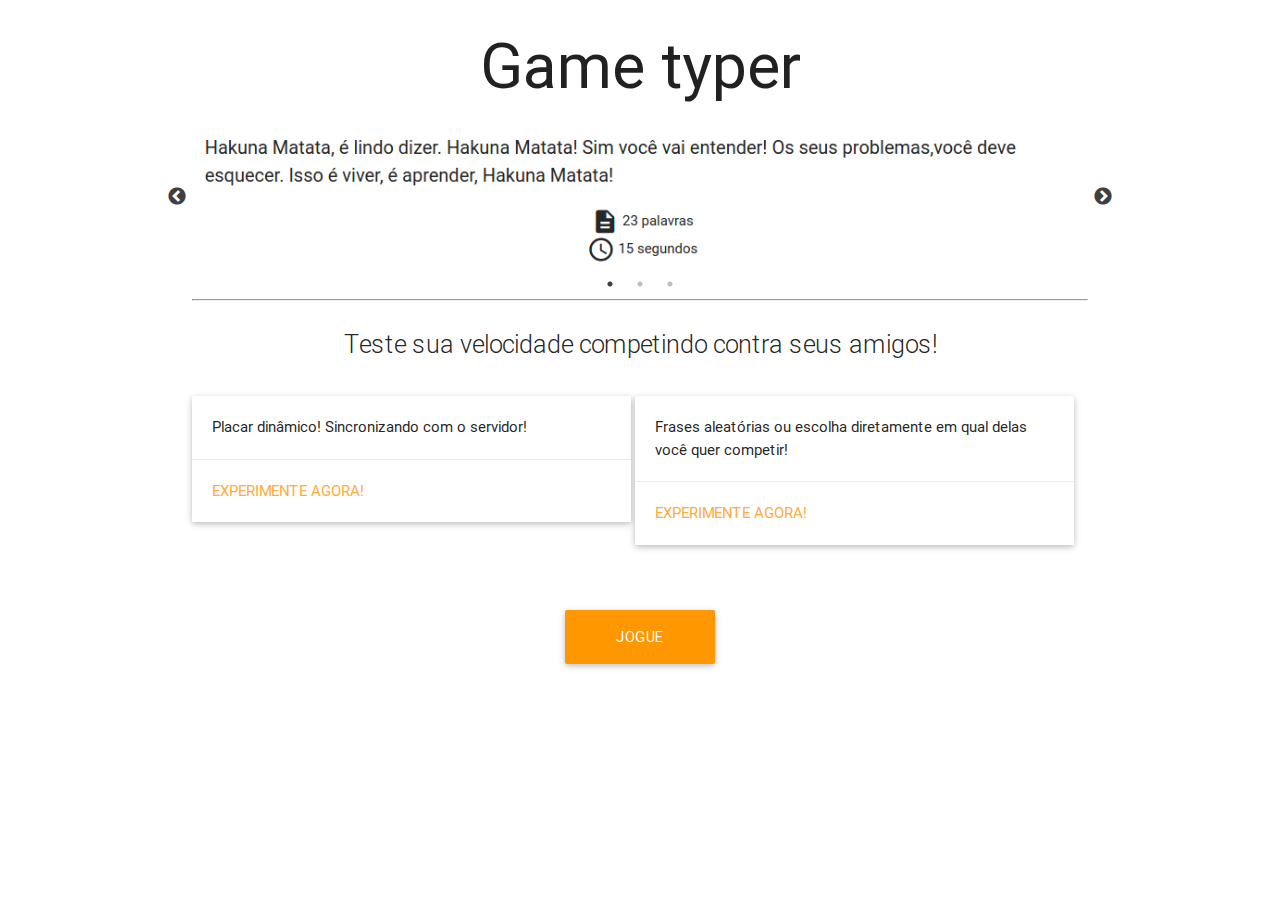
<file: public/index.html>
<!DOCTYPE html>
<html lang="en">
<head>
    <meta charset="UTF-8">
    <title>Game Typer</title>
    <!--Import materialize.css-->
    <link rel="stylesheet" href="css/libs/materialize.min.css">
    <!-- Import Google Material Icons -->
    <link href="css/libs/google-fonts.css" rel="stylesheet">

    <link rel="stylesheet" type="text/css" href="slick/slick.css"/> <!-- plug in do slick (slider) -->
    <link rel="stylesheet" type="text/css" href="slick/slick-theme.css"/>

    <link href="css/index.css" rel="stylesheet">
</head>
<body>
    <section class="container">
        <h1 class="center titulo header">Game typer</h1>
        <div class="slider">
            <img src="img/slide1.png" class="imagem-jogo">
            <img src="img/slide2.png" class="imagem-jogo">
            <img src="img/slide3.png" class="imagem-jogo">
        </div>
        <hr>
        <p class="flow-text center">Teste sua velocidade competindo contra seus amigos!</p>
        <div class="card">
           <div class="card-image">
             <!-- <img src="images/sample-1.jpg"> -->
           </div>
           <div class="card-content">
             <p>Placar dinâmico! Sincronizando com o servidor!</p>
           </div>
           <div class="card-action">
             <a href="principal.html">Experimente agora!</a>
           </div>
         </div>
         <div class="card">
           <div class="card-image">
             <!-- <img src="img/sl.jpg"> -->
           </div>
           <div class="card-content">
             <p>Frases aleatórias ou escolha diretamente em qual delas você quer competir!</p>
           </div>
           <div class="card-action">
             <a href="principal.html">Experimente agora!</a>
           </div>
         </div>

         <a class="waves-effect waves-light btn-large orange" id="botao-jogue" href="principal.html">Jogue agora!</a>

    </section>

    <script src="js/jquery.js"></script>
    <script src="slick/slick.min.js"></script>
    <script src="js/slider.js"></script>


</body>
</html>
</file>
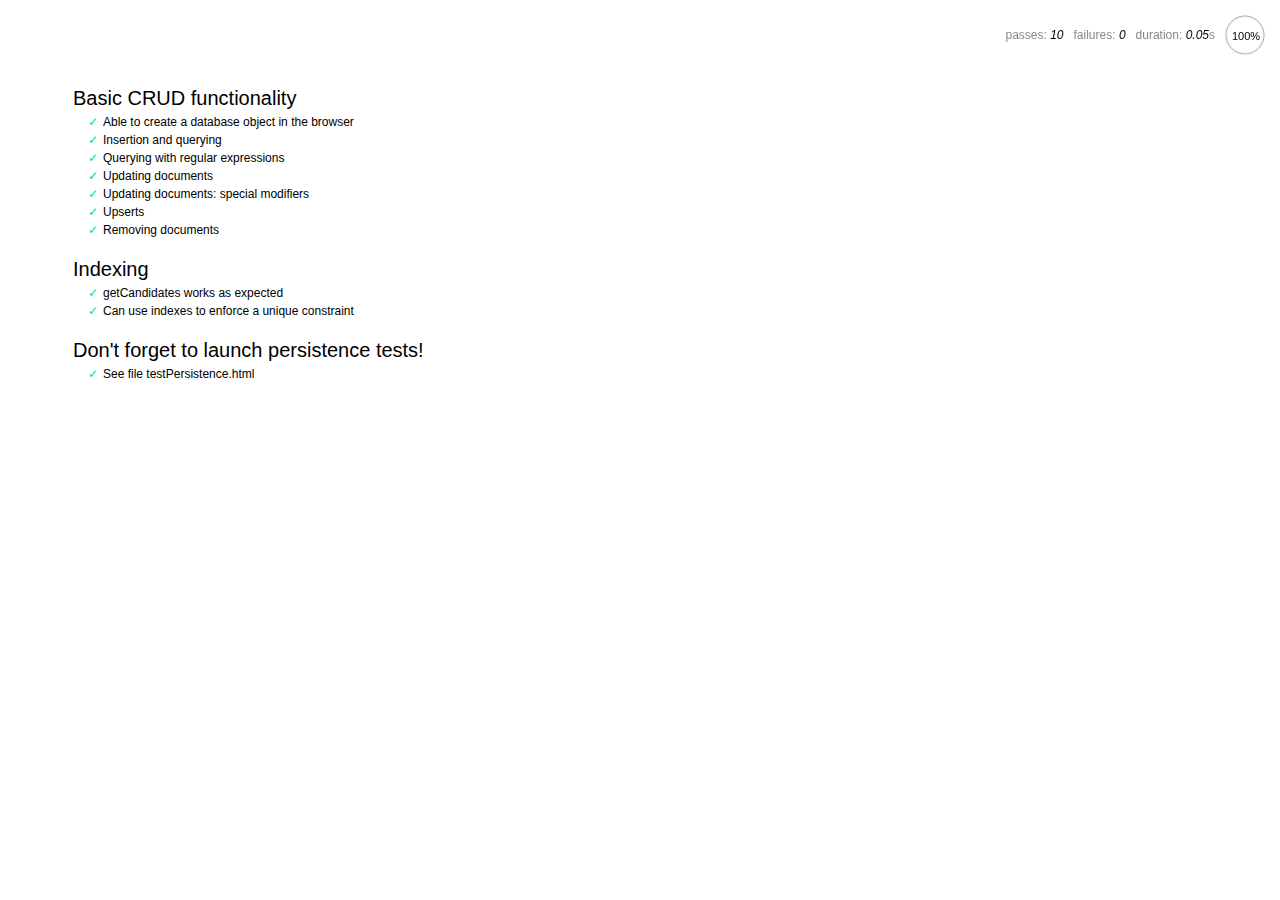
<file: servidor/node_modules/nedb/browser-version/test/index.html>
<!DOCTYPE html>
<html>
<head>
  <meta charset="utf-8">
  <title>Mocha tests for NeDB</title>
  <link rel="stylesheet" href="mocha.css">
</head>
<body>
  <div id="mocha"></div>
  <script src="jquery.min.js"></script>
  <script src="chai.js"></script>
  <script src="underscore.min.js"></script>
  <script src="mocha.js"></script>
  <script>mocha.setup('bdd')</script>
  <script src="../out/nedb.min.js"></script>
  <script src="localforage.js"></script>
  <script src="nedb-browser.js"></script>
  <script>
    mocha.checkLeaks();
    mocha.globals(['jQuery']);
    mocha.run();
  </script>
</body>
</html>
</file>
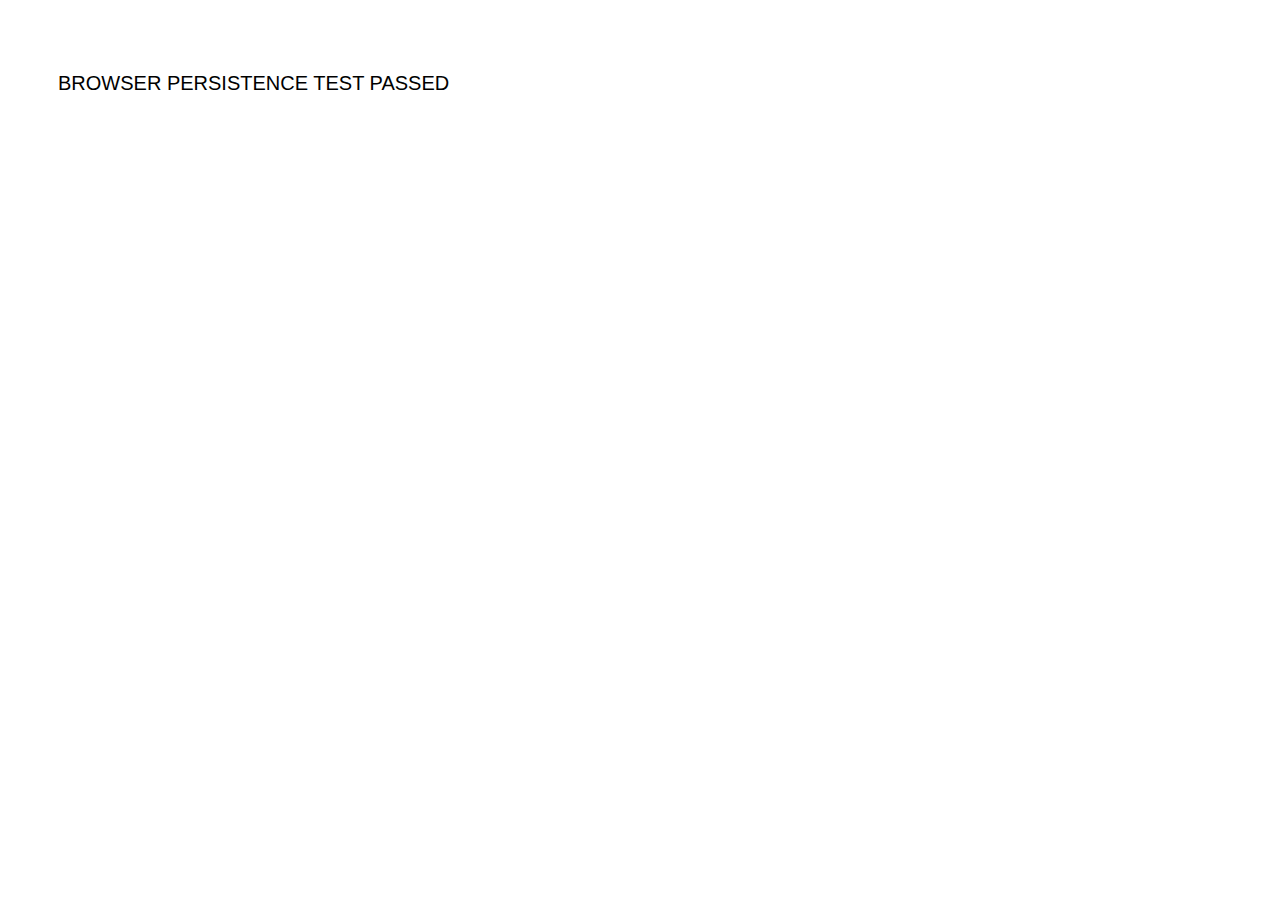
<file: servidor/node_modules/nedb/browser-version/test/testPersistence.html>
<!DOCTYPE html>
<html>
<head>
  <meta charset="utf-8">
  <title>Test NeDB persistence in the browser</title>
  <link rel="stylesheet" href="mocha.css">
</head>
<body>
  <div id="results"></div>
  <script src="../out/nedb.js"></script>
  <script src="./testPersistence.js"></script>
</body>
</html>
</file>
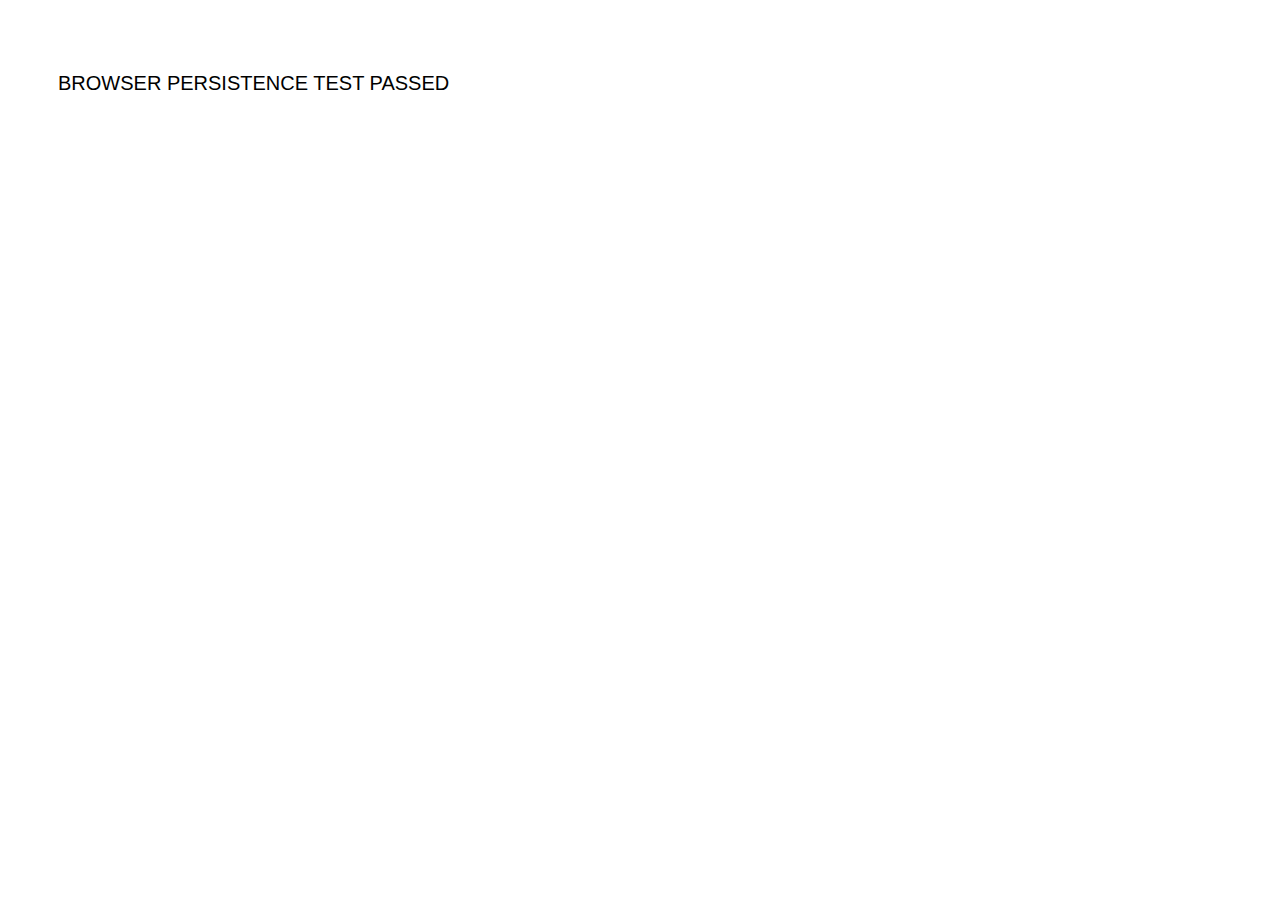
<file: servidor/node_modules/nedb/browser-version/test/testPersistence2.html>
<!DOCTYPE html>
<html>
<head>
  <meta charset="utf-8">
  <title>Test NeDB persistence in the browser - Results</title>
  <link rel="stylesheet" href="mocha.css">
</head>
<body>
  <div id="results"></div>
  <script src="jquery.min.js"></script>
  <script src="../out/nedb.js"></script>
  <script src="./testPersistence2.js"></script>
</body>
</html>
</file>
<file: public/css/libs/google-fonts.css>
/* fallback */
@font-face {
  font-family: 'Material Icons';
  font-style: normal;
  font-weight: 400;
  src: local('../../fonts/Material Icons'), local('../../fonts/MaterialIcons-Regular'), url(https://fonts.gstatic.com/s/materialicons/v17/2fcrYFNaTjcS6g4U3t-Y5ZjZjT5FdEJ140U2DJYC3mY.woff2) format('woff2');
}

.material-icons {
  font-family: 'Material Icons';
  font-weight: normal;
  font-style: normal;
  font-size: 24px;
  line-height: 1;
  letter-spacing: normal;
  text-transform: none;
  display: inline-block;
  white-space: nowrap;
  word-wrap: normal;
  direction: ltr;
  -webkit-font-feature-settings: 'liga';
  -webkit-font-smoothing: antialiased;
}
</file>
<file: public/css/index.css>
.card{
	width: 49%;
	display: inline-block;
	vertical-align: top;
}

#botao-jogue{
	width: 150px;
	display: block;
	margin: 50px auto;
}

/*
.imagem-jogo {
	border: 2px solid gray;
}
*/

.slider{
	height: auto;
}

.slick-prev:before, .slick-next:before{
	color: black;
}
</file>
<file: servidor/node_modules/nedb/browser-version/test/mocha.css>
@charset "UTF-8";
body {
  font: 20px/1.5 "Helvetica Neue", Helvetica, Arial, sans-serif;
  padding: 60px 50px;
}

#mocha ul, #mocha li {
  margin: 0;
  padding: 0;
}

#mocha ul {
  list-style: none;
}

#mocha h1, #mocha h2 {
  margin: 0;
}

#mocha h1 {
  margin-top: 15px;
  font-size: 1em;
  font-weight: 200;
}

#mocha h1 a {
  text-decoration: none;
  color: inherit;
}

#mocha h1 a:hover {
  text-decoration: underline;
}

#mocha .suite .suite h1 {
  margin-top: 0;
  font-size: .8em;
}

#mocha h2 {
  font-size: 12px;
  font-weight: normal;
  cursor: pointer;
}

#mocha .suite {
  margin-left: 15px;
}

#mocha .test {
  margin-left: 15px;
}

#mocha .test:hover h2::after {
  position: relative;
  top: 0;
  right: -10px;
  content: '(view source)';
  font-size: 12px;
  font-family: arial;
  color: #888;
}

#mocha .test.pending:hover h2::after {
  content: '(pending)';
  font-family: arial;
}

#mocha .test.pass.medium .duration {
  background: #C09853;
}

#mocha .test.pass.slow .duration {
  background: #B94A48;
}

#mocha .test.pass::before {
  content: '✓';
  font-size: 12px;
  display: block;
  float: left;
  margin-right: 5px;
  color: #00d6b2;
}

#mocha .test.pass .duration {
  font-size: 9px;
  margin-left: 5px;
  padding: 2px 5px;
  color: white;
  -webkit-box-shadow: inset 0 1px 1px rgba(0,0,0,.2);
  -moz-box-shadow: inset 0 1px 1px rgba(0,0,0,.2);
  box-shadow: inset 0 1px 1px rgba(0,0,0,.2);
  -webkit-border-radius: 5px;
  -moz-border-radius: 5px;
  -ms-border-radius: 5px;
  -o-border-radius: 5px;
  border-radius: 5px;
}

#mocha .test.pass.fast .duration {
  display: none;
}

#mocha .test.pending {
  color: #0b97c4;
}

#mocha .test.pending::before {
  content: '◦';
  color: #0b97c4;
}

#mocha .test.fail {
  color: #c00;
}

#mocha .test.fail pre {
  color: black;
}

#mocha .test.fail::before {
  content: '✖';
  font-size: 12px;
  display: block;
  float: left;
  margin-right: 5px;
  color: #c00;
}

#mocha .test pre.error {
  color: #c00;
}

#mocha .test pre {
  display: inline-block;
  font: 12px/1.5 monaco, monospace;
  margin: 5px;
  padding: 15px;
  border: 1px solid #eee;
  border-bottom-color: #ddd;
  -webkit-border-radius: 3px;
  -webkit-box-shadow: 0 1px 3px #eee;
}

#report.pass .test.fail {
  display: none;
}

#report.fail .test.pass {
  display: none;
}

#error {
  color: #c00;
  font-size: 1.5  em;
  font-weight: 100;
  letter-spacing: 1px;
}

#stats {
  position: fixed;
  top: 15px;
  right: 10px;
  font-size: 12px;
  margin: 0;
  color: #888;
}

#stats .progress {
  float: right;
  padding-top: 0;
}

#stats em {
  color: black;
}

#stats a {
  text-decoration: none;
  color: inherit;
}

#stats a:hover {
  border-bottom: 1px solid #eee;
}

#stats li {
  display: inline-block;
  margin: 0 5px;
  list-style: none;
  padding-top: 11px;
}

code .comment { color: #ddd }
code .init { color: #2F6FAD }
code .string { color: #5890AD }
code .keyword { color: #8A6343 }
code .number { color: #2F6FAD }
</file>
